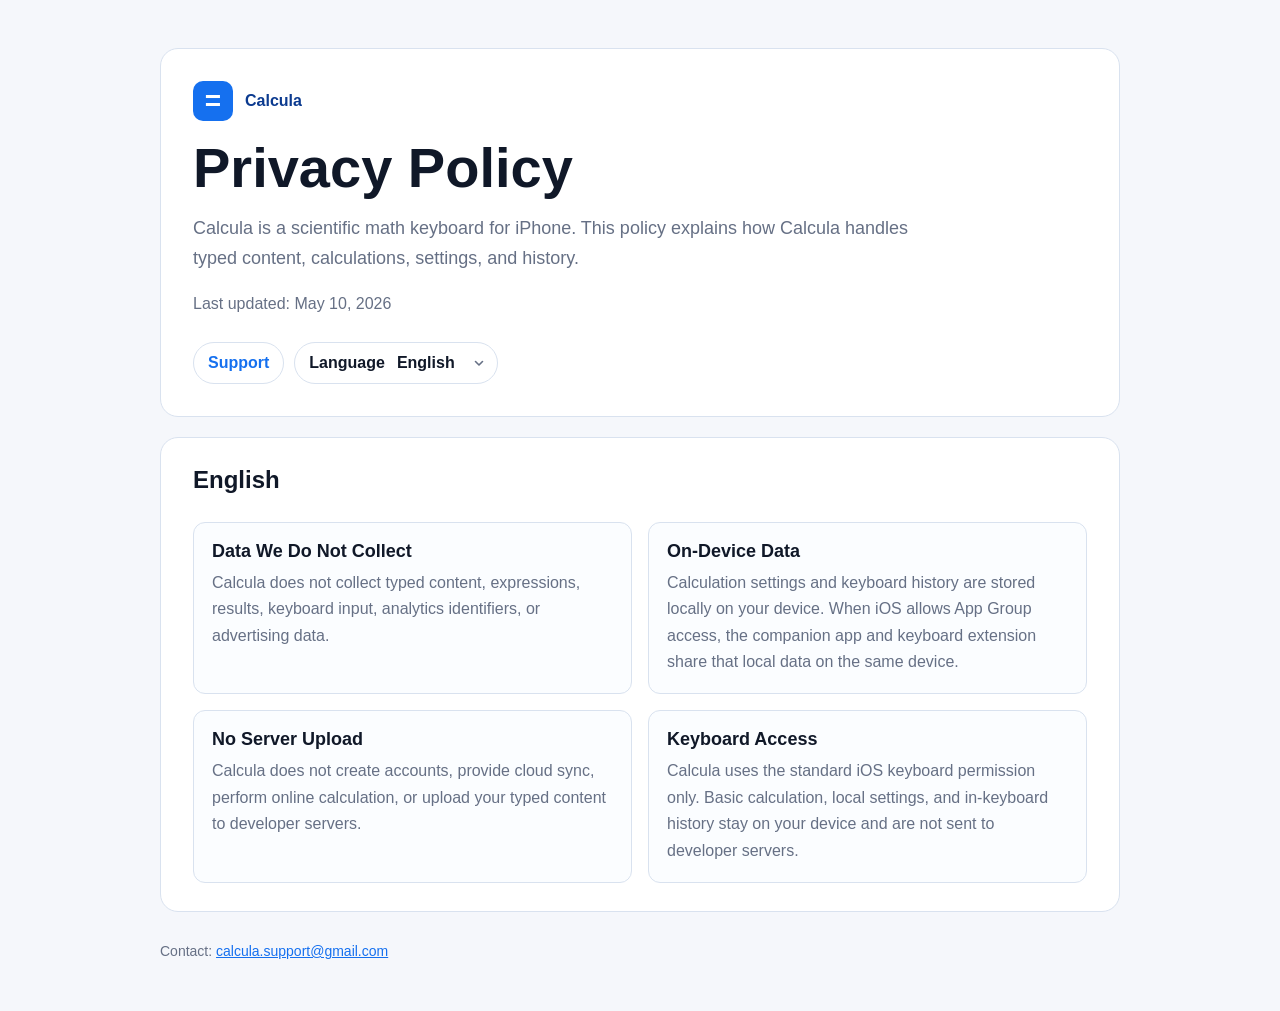
<file: privacy/index.html>
<!doctype html>
<html lang="en" class="no-js">
<head>
  <meta charset="utf-8">
  <meta name="viewport" content="width=device-width, initial-scale=1">
  <title>Calcula Privacy Policy</title>
  <meta name="description" content="Privacy Policy for Calcula, a scientific math keyboard for iPhone.">
  <link rel="icon" type="image/svg+xml" href="../assets/favicon.svg">
  <link rel="stylesheet" href="../assets/site.css">
</head>
<body data-page="privacy">
  <main class="page">
    <header class="hero">
      <div class="brand"><span class="mark">=</span><span>Calcula</span></div>
      <h1 data-i18n="privacy.heading">Privacy Policy</h1>
      <p class="summary" data-i18n="privacy.summary">Calcula is a scientific math keyboard for iPhone. This policy explains how Calcula handles typed content, calculations, settings, and history.</p>
      <p data-i18n="privacy.updated">Last updated: May 10, 2026</p>
      <nav class="nav" aria-label="Page links">
        <a href="../support/" data-i18n="nav.support">Support</a>
        <label class="lang-picker">
          <span data-i18n="nav.language">Language</span>
          <select id="lang-switcher" aria-label="Language">
            <option value="en">English</option>
            <option value="zh-Hans">简体中文</option>
            <option value="zh-Hant">繁體中文</option>
            <option value="ja">日本語</option>
            <option value="ko">한국어</option>
            <option value="es">Español</option>
            <option value="fr">Français</option>
            <option value="de">Deutsch</option>
          </select>
        </label>
      </nav>
    </header>

    <section class="section language-block" id="en" lang="en">
      <h2>English</h2>
      <div class="grid">
        <article class="item">
          <h3>Data We Do Not Collect</h3>
          <p>Calcula does not collect typed content, expressions, results, keyboard input, analytics identifiers, or advertising data.</p>
        </article>
        <article class="item">
          <h3>On-Device Data</h3>
          <p>Calculation settings and keyboard history are stored locally on your device. When iOS allows App Group access, the companion app and keyboard extension share that local data on the same device.</p>
        </article>
        <article class="item">
          <h3>No Server Upload</h3>
          <p>Calcula does not create accounts, provide cloud sync, perform online calculation, or upload your typed content to developer servers.</p>
        </article>
        <article class="item">
          <h3>Keyboard Access</h3>
          <p>Calcula uses the standard iOS keyboard permission only. Basic calculation, local settings, and in-keyboard history stay on your device and are not sent to developer servers.</p>
        </article>
      </div>
    </section>

    <section class="section language-block" id="zh-Hans" lang="zh-Hans">
      <h2>简体中文</h2>
      <div class="grid">
        <article class="item">
          <h3>我们不收集的数据</h3>
          <p>Calcula 不收集输入内容、表达式、计算结果、键盘输入、分析标识符或广告数据。</p>
        </article>
        <article class="item">
          <h3>本机数据</h3>
          <p>计算设置和键盘历史保存在你的设备本机。iOS 允许 App Group 访问时，宿主 App 与键盘扩展会在同一台设备上共享这些本机数据。</p>
        </article>
        <article class="item">
          <h3>不上传到服务器</h3>
          <p>Calcula 不提供账号、不做云同步、不进行在线计算，也不会把你的输入内容上传到开发者服务器。</p>
        </article>
        <article class="item">
          <h3>键盘访问</h3>
          <p>Calcula只使用 iOS 标准键盘权限。基础计算、本机设置和键盘内历史保留在你的设备上，不会发送到开发者服务器。</p>
        </article>
      </div>
    </section>

    <section class="section language-block" id="zh-Hant" lang="zh-Hant">
      <h2>繁體中文</h2>
      <div class="grid">
        <article class="item">
          <h3>我們不蒐集的資料</h3>
          <p>Calcula 不蒐集輸入內容、算式、計算結果、鍵盤輸入、分析識別碼或廣告資料。</p>
        </article>
        <article class="item">
          <h3>本機資料</h3>
          <p>計算設定和鍵盤歷史保存在你的裝置本機。iOS 允許 App Group 存取時，宿主 App 與鍵盤擴充會在同一台裝置上共享這些本機資料。</p>
        </article>
        <article class="item">
          <h3>不上傳到伺服器</h3>
          <p>Calcula 不提供帳號、不做雲端同步、不進行線上計算，也不會把你的輸入內容上傳到開發者伺服器。</p>
        </article>
        <article class="item">
          <h3>鍵盤取用</h3>
          <p>Calcula只使用 iOS 標準鍵盤權限。基礎計算、本機設定和鍵盤內歷史保留在你的裝置上，不會傳送到開發者伺服器。</p>
        </article>
      </div>
    </section>

    <section class="section language-block" id="ja" lang="ja">
      <h2>日本語</h2>
      <div class="grid">
        <article class="item">
          <h3>収集しないデータ</h3>
          <p>Calculaは入力内容、式、計算結果、キーボード入力、分析識別子、広告データを収集しません。</p>
        </article>
        <article class="item">
          <h3>デバイス上のデータ</h3>
          <p>計算設定とキーボード履歴はデバイス上に保存されます。iOSがApp Groupアクセスを許可している場合、コンパニオンAppとキーボード拡張は同じデバイス上でそのローカルデータを共有します。</p>
        </article>
        <article class="item">
          <h3>サーバーへのアップロードなし</h3>
          <p>Calculaはアカウント、クラウド同期、オンライン計算を提供せず、入力内容を開発者サーバーへアップロードしません。</p>
        </article>
        <article class="item">
          <h3>キーボードアクセス</h3>
          <p>Calculaは標準のiOSキーボード権限のみを使用します。基本計算、ローカル設定、キーボード内の履歴はデバイス上に残り、開発者サーバーへ送信されません。</p>
        </article>
      </div>
    </section>

    <section class="section language-block" id="ko" lang="ko">
      <h2>한국어</h2>
      <div class="grid">
        <article class="item">
          <h3>수집하지 않는 데이터</h3>
          <p>Calcula는 입력 내용, 수식, 계산 결과, 키보드 입력, 분석 식별자 또는 광고 데이터를 수집하지 않습니다.</p>
        </article>
        <article class="item">
          <h3>기기 내 데이터</h3>
          <p>계산 설정과 키보드 기록은 기기에 로컬로 저장됩니다. iOS가 App Group 접근을 허용하면 컴패니언 App과 키보드 확장 프로그램이 같은 기기에서 이 로컬 데이터를 공유합니다.</p>
        </article>
        <article class="item">
          <h3>서버 업로드 없음</h3>
          <p>Calcula는 계정, 클라우드 동기화 또는 온라인 계산을 제공하지 않으며 입력 내용을 개발자 서버로 업로드하지 않습니다.</p>
        </article>
        <article class="item">
          <h3>키보드 접근</h3>
          <p>Calcula는 표준 iOS 키보드 권한만 사용합니다. 기본 계산, 로컬 설정, 키보드 내 기록은 기기에 남으며 개발자 서버로 전송되지 않습니다.</p>
        </article>
      </div>
    </section>

    <section class="section language-block" id="es" lang="es">
      <h2>Español</h2>
      <div class="grid">
        <article class="item">
          <h3>Datos que no recopilamos</h3>
          <p>Calcula no recopila contenido escrito, expresiones, resultados, entrada del teclado, identificadores de análisis ni datos publicitarios.</p>
        </article>
        <article class="item">
          <h3>Datos en el dispositivo</h3>
          <p>Los ajustes de cálculo y el historial del teclado se guardan localmente en tu dispositivo. Cuando iOS permite el acceso a App Group, la app complementaria y la extensión de teclado comparten esos datos locales en el mismo dispositivo.</p>
        </article>
        <article class="item">
          <h3>Sin subida al servidor</h3>
          <p>Calcula no crea cuentas, no ofrece sincronización en la nube ni cálculo en línea, y no sube tu contenido escrito a servidores del desarrollador.</p>
        </article>
        <article class="item">
          <h3>Acceso del teclado</h3>
          <p>Calcula solo usa el permiso estándar de teclado de iOS. El cálculo básico, los ajustes locales y el historial del teclado permanecen en tu dispositivo y no se envían a servidores del desarrollador.</p>
        </article>
      </div>
    </section>

    <section class="section language-block" id="fr" lang="fr">
      <h2>Français</h2>
      <div class="grid">
        <article class="item">
          <h3>Données que nous ne collectons pas</h3>
          <p>Calcula ne collecte pas le contenu saisi, les expressions, les résultats, la saisie au clavier, les identifiants d’analyse ni les données publicitaires.</p>
        </article>
        <article class="item">
          <h3>Données sur l’appareil</h3>
          <p>Les réglages de calcul et l’historique du clavier sont stockés localement sur votre appareil. Lorsque iOS autorise l’accès à App Group, l’app compagnon et l’extension de clavier partagent ces données locales sur le même appareil.</p>
        </article>
        <article class="item">
          <h3>Aucun téléversement serveur</h3>
          <p>Calcula ne crée pas de comptes, ne propose pas de synchronisation cloud ni de calcul en ligne, et ne téléverse pas votre contenu saisi vers les serveurs du développeur.</p>
        </article>
        <article class="item">
          <h3>Accès au clavier</h3>
          <p>Calcula utilise uniquement l’autorisation clavier standard d’iOS. Le calcul de base, les réglages locaux et l’historique dans le clavier restent sur votre appareil et ne sont pas envoyés aux serveurs du développeur.</p>
        </article>
      </div>
    </section>

    <section class="section language-block" id="de" lang="de">
      <h2>Deutsch</h2>
      <div class="grid">
        <article class="item">
          <h3>Daten, die wir nicht erfassen</h3>
          <p>Calcula erfasst keine eingegebenen Inhalte, Ausdrücke, Ergebnisse, Tastatureingaben, Analysekennungen oder Werbedaten.</p>
        </article>
        <article class="item">
          <h3>Daten auf dem Gerät</h3>
          <p>Recheneinstellungen und Tastaturverlauf werden lokal auf deinem Gerät gespeichert. Wenn iOS App Group-Zugriff erlaubt, teilen die Begleit-App und die Tastaturerweiterung diese lokalen Daten auf demselben Gerät.</p>
        </article>
        <article class="item">
          <h3>Kein Server-Upload</h3>
          <p>Calcula erstellt keine Konten, bietet keine Cloud-Synchronisierung und keine Online-Berechnung und lädt eingegebene Inhalte nicht auf Entwicklerserver hoch.</p>
        </article>
        <article class="item">
          <h3>Tastaturzugriff</h3>
          <p>Calcula verwendet nur die standardmäßige iOS-Tastaturberechtigung. Grundrechnungen, lokale Einstellungen und der Tastaturverlauf bleiben auf deinem Gerät und werden nicht an Entwicklerserver gesendet.</p>
        </article>
      </div>
    </section>

    <footer class="footer">
      <p><span data-i18n="footer.contactPrefix">Contact:</span> <a href="mailto:calcula.support@gmail.com">calcula.support@gmail.com</a></p>
    </footer>
  </main>
  <script src="../assets/lang-switcher.js" defer></script>
</body>
</html>
</file>
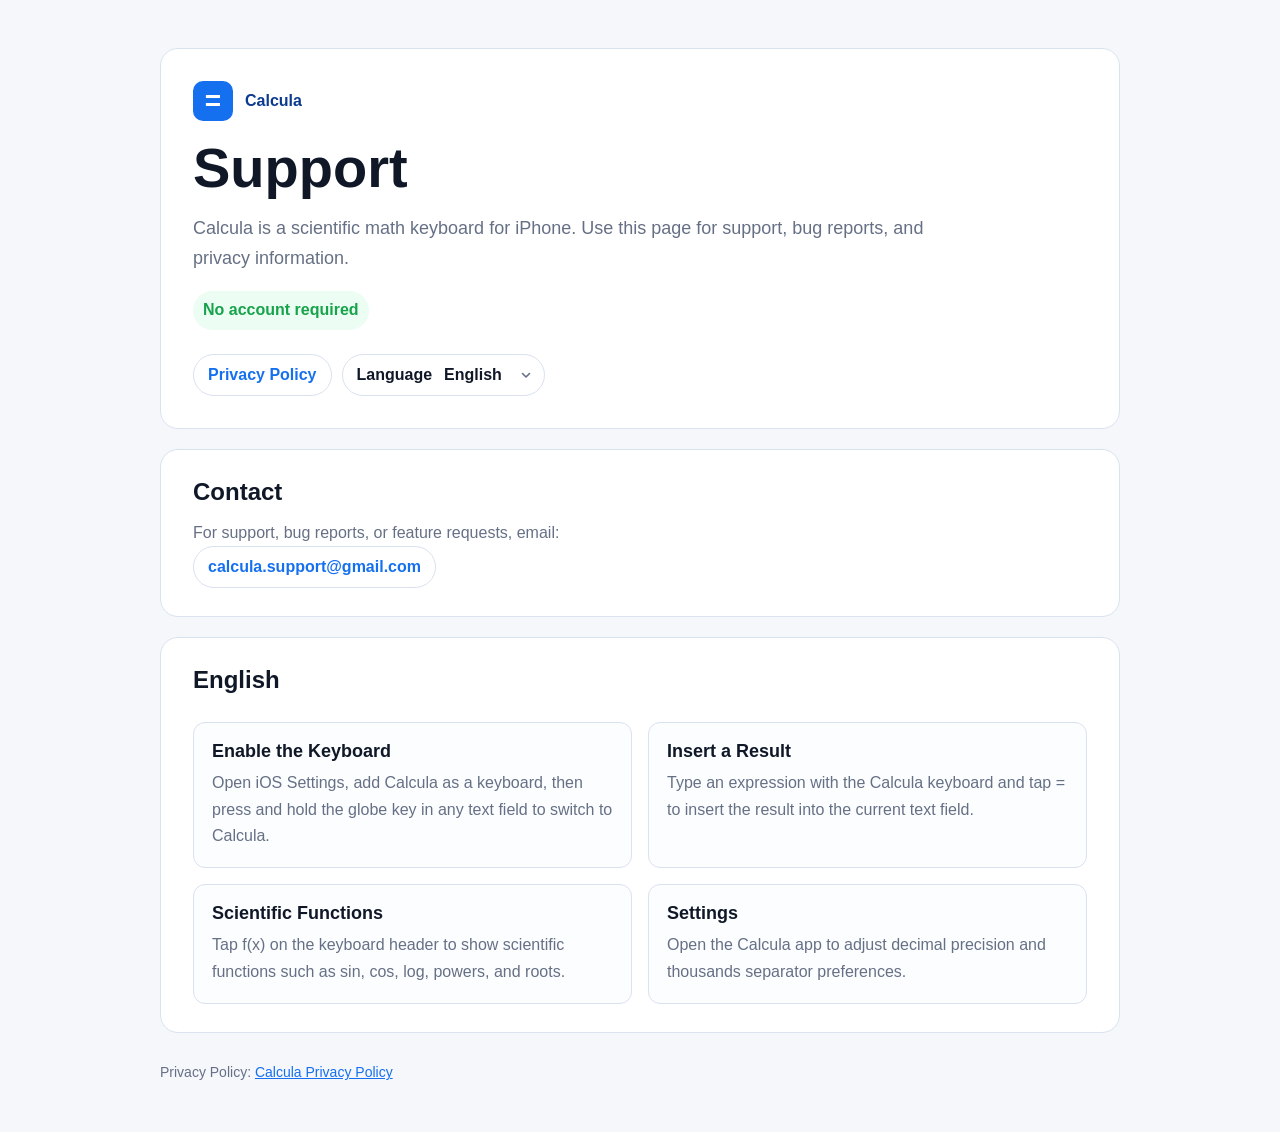
<file: support/index.html>
<!doctype html>
<html lang="en" class="no-js">
<head>
  <meta charset="utf-8">
  <meta name="viewport" content="width=device-width, initial-scale=1">
  <title>Calcula Support</title>
  <meta name="description" content="Support page for Calcula, a scientific math keyboard for iPhone.">
  <link rel="icon" type="image/svg+xml" href="../assets/favicon.svg">
  <link rel="stylesheet" href="../assets/site.css">
</head>
<body data-page="support">
  <main class="page">
    <header class="hero">
      <div class="brand"><span class="mark">=</span><span>Calcula</span></div>
      <h1 data-i18n="support.heading">Support</h1>
      <p class="summary" data-i18n="support.summary">Calcula is a scientific math keyboard for iPhone. Use this page for support, bug reports, and privacy information.</p>
      <p class="badge" data-i18n="support.badge">No account required</p>
      <nav class="nav" aria-label="Page links">
        <a href="../privacy/" data-i18n="nav.privacy">Privacy Policy</a>
        <label class="lang-picker">
          <span data-i18n="nav.language">Language</span>
          <select id="lang-switcher" aria-label="Language">
            <option value="en">English</option>
            <option value="zh-Hans">简体中文</option>
            <option value="zh-Hant">繁體中文</option>
            <option value="ja">日本語</option>
            <option value="ko">한국어</option>
            <option value="es">Español</option>
            <option value="fr">Français</option>
            <option value="de">Deutsch</option>
          </select>
        </label>
      </nav>
    </header>

    <section class="section">
      <h2 data-i18n="support.contactHeading">Contact</h2>
      <p data-i18n="support.contactBody">For support, bug reports, or feature requests, email:</p>
      <p><a class="email" href="mailto:calcula.support@gmail.com">calcula.support@gmail.com</a></p>
    </section>

    <section class="section language-block" id="en" lang="en">
      <h2>English</h2>
      <div class="grid">
        <article class="item">
          <h3>Enable the Keyboard</h3>
          <p>Open iOS Settings, add Calcula as a keyboard, then press and hold the globe key in any text field to switch to Calcula.</p>
        </article>
        <article class="item">
          <h3>Insert a Result</h3>
          <p>Type an expression with the Calcula keyboard and tap = to insert the result into the current text field.</p>
        </article>
        <article class="item">
          <h3>Scientific Functions</h3>
          <p>Tap f(x) on the keyboard header to show scientific functions such as sin, cos, log, powers, and roots.</p>
        </article>
        <article class="item">
          <h3>Settings</h3>
          <p>Open the Calcula app to adjust decimal precision and thousands separator preferences.</p>
        </article>
      </div>
    </section>

    <section class="section language-block" id="zh-Hans" lang="zh-Hans">
      <h2>简体中文</h2>
      <div class="grid">
        <article class="item">
          <h3>启用键盘</h3>
          <p>打开 iOS 设置，添加 Calcula 键盘，然后在任意输入框长按地球键切换到 Calcula。</p>
        </article>
        <article class="item">
          <h3>插入结果</h3>
          <p>使用 Calcula 键盘输入表达式，点击 = 即可把结果插入当前输入框。</p>
        </article>
        <article class="item">
          <h3>科学函数</h3>
          <p>点击键盘顶部的 f(x)，可展开 sin、cos、log、幂运算和根号等科学计算按键。</p>
        </article>
        <article class="item">
          <h3>设置</h3>
          <p>打开 Calcula App，可调整小数精度和千位分隔等计算偏好。</p>
        </article>
      </div>
    </section>

    <section class="section language-block" id="zh-Hant" lang="zh-Hant">
      <h2>繁體中文</h2>
      <div class="grid">
        <article class="item">
          <h3>啟用鍵盤</h3>
          <p>打開 iOS 設定，加入 Calcula 鍵盤，然後在任意輸入框長按地球鍵切換到 Calcula。</p>
        </article>
        <article class="item">
          <h3>插入結果</h3>
          <p>使用 Calcula 鍵盤輸入算式，點擊 = 即可把結果插入目前輸入框。</p>
        </article>
        <article class="item">
          <h3>科學函數</h3>
          <p>點擊鍵盤頂部的 f(x)，可展開 sin、cos、log、冪運算和根號等科學計算按鍵。</p>
        </article>
        <article class="item">
          <h3>設定</h3>
          <p>打開 Calcula App，可調整小數精度和千位分隔等計算偏好。</p>
        </article>
      </div>
    </section>

    <section class="section language-block" id="ja" lang="ja">
      <h2>日本語</h2>
      <div class="grid">
        <article class="item">
          <h3>キーボードを有効にする</h3>
          <p>iOSの設定を開いてCalculaをキーボードに追加し、任意の入力欄で地球儀キーを長押ししてCalculaに切り替えます。</p>
        </article>
        <article class="item">
          <h3>結果を挿入する</h3>
          <p>Calculaキーボードで式を入力し、=をタップすると結果が現在の入力欄に挿入されます。</p>
        </article>
        <article class="item">
          <h3>科学関数</h3>
          <p>キーボード上部のf(x)をタップすると、sin、cos、log、べき乗、平方根などの科学計算キーを表示できます。</p>
        </article>
        <article class="item">
          <h3>設定</h3>
          <p>Calcula Appを開くと、小数桁数や桁区切りなどの計算設定を調整できます。</p>
        </article>
      </div>
    </section>

    <section class="section language-block" id="ko" lang="ko">
      <h2>한국어</h2>
      <div class="grid">
        <article class="item">
          <h3>키보드 활성화</h3>
          <p>iOS 설정을 열어 Calcula를 키보드로 추가한 다음, 입력 필드에서 지구본 키를 길게 눌러 Calcula로 전환하세요.</p>
        </article>
        <article class="item">
          <h3>결과 삽입</h3>
          <p>Calcula 키보드로 수식을 입력하고 =를 탭하면 결과가 현재 입력 필드에 삽입됩니다.</p>
        </article>
        <article class="item">
          <h3>과학 함수</h3>
          <p>키보드 상단의 f(x)를 탭하면 sin, cos, log, 거듭제곱, 루트 같은 과학 계산 키를 표시할 수 있습니다.</p>
        </article>
        <article class="item">
          <h3>설정</h3>
          <p>Calcula App을 열어 소수 자릿수와 천 단위 구분 같은 계산 환경설정을 조정하세요.</p>
        </article>
      </div>
    </section>

    <section class="section language-block" id="es" lang="es">
      <h2>Español</h2>
      <div class="grid">
        <article class="item">
          <h3>Activar el teclado</h3>
          <p>Abre los Ajustes de iOS, añade Calcula como teclado y mantén pulsada la tecla del globo en cualquier campo de texto para cambiar a Calcula.</p>
        </article>
        <article class="item">
          <h3>Insertar un resultado</h3>
          <p>Escribe una expresión con el teclado Calcula y toca = para insertar el resultado en el campo de texto actual.</p>
        </article>
        <article class="item">
          <h3>Funciones científicas</h3>
          <p>Toca f(x) en la cabecera del teclado para mostrar funciones científicas como sin, cos, log, potencias y raíces.</p>
        </article>
        <article class="item">
          <h3>Ajustes</h3>
          <p>Abre la app Calcula para ajustar la precisión decimal y las preferencias de separador de miles.</p>
        </article>
      </div>
    </section>

    <section class="section language-block" id="fr" lang="fr">
      <h2>Français</h2>
      <div class="grid">
        <article class="item">
          <h3>Activer le clavier</h3>
          <p>Ouvrez les Réglages iOS, ajoutez Calcula comme clavier, puis maintenez la touche globe enfoncée dans n’importe quel champ de texte pour passer à Calcula.</p>
        </article>
        <article class="item">
          <h3>Insérer un résultat</h3>
          <p>Saisissez une expression avec le clavier Calcula et touchez = pour insérer le résultat dans le champ de texte actuel.</p>
        </article>
        <article class="item">
          <h3>Fonctions scientifiques</h3>
          <p>Touchez f(x) dans l’en-tête du clavier pour afficher des fonctions scientifiques comme sin, cos, log, puissances et racines.</p>
        </article>
        <article class="item">
          <h3>Réglages</h3>
          <p>Ouvrez l’app Calcula pour ajuster la précision décimale et les préférences de séparateur de milliers.</p>
        </article>
      </div>
    </section>

    <section class="section language-block" id="de" lang="de">
      <h2>Deutsch</h2>
      <div class="grid">
        <article class="item">
          <h3>Tastatur aktivieren</h3>
          <p>Öffne die iOS-Einstellungen, füge Calcula als Tastatur hinzu und halte in einem Textfeld die Globus-Taste gedrückt, um zu Calcula zu wechseln.</p>
        </article>
        <article class="item">
          <h3>Ergebnis einfügen</h3>
          <p>Gib mit der Calcula-Tastatur einen Ausdruck ein und tippe auf =, um das Ergebnis in das aktuelle Textfeld einzufügen.</p>
        </article>
        <article class="item">
          <h3>Wissenschaftliche Funktionen</h3>
          <p>Tippe in der Tastaturleiste auf f(x), um wissenschaftliche Funktionen wie sin, cos, log, Potenzen und Wurzeln anzuzeigen.</p>
        </article>
        <article class="item">
          <h3>Einstellungen</h3>
          <p>Öffne die Calcula App, um Dezimalstellen und Tausendertrennzeichen anzupassen.</p>
        </article>
      </div>
    </section>

    <footer class="footer">
      <p><span data-i18n="footer.privacyPrefix">Privacy Policy:</span> <a href="../privacy/" data-i18n="footer.privacyLink">Calcula Privacy Policy</a></p>
    </footer>
  </main>
  <script src="../assets/lang-switcher.js" defer></script>
</body>
</html>
</file>
<file: assets/site.css>
:root {
  color-scheme: light;
  --bg: #f5f7fb;
  --panel: #ffffff;
  --text: #101828;
  --muted: #667085;
  --line: #d9e2ef;
  --brand: #1570ef;
  --brand-dark: #0b3a8f;
  --ok: #16a34a;
}

* {
  box-sizing: border-box;
}

html {
  font-family: -apple-system, BlinkMacSystemFont, "Segoe UI", sans-serif;
  background: var(--bg);
  color: var(--text);
}

body {
  margin: 0;
}

a {
  color: var(--brand);
}

.page {
  width: min(960px, calc(100% - 32px));
  margin: 0 auto;
  padding: 48px 0;
}

.hero {
  display: grid;
  gap: 18px;
  padding: 32px;
  border: 1px solid var(--line);
  border-radius: 18px;
  background: var(--panel);
}

.brand {
  display: flex;
  align-items: center;
  gap: 12px;
  color: var(--brand-dark);
  font-weight: 700;
}

.mark {
  display: grid;
  width: 40px;
  height: 40px;
  place-items: center;
  border-radius: 10px;
  background: var(--brand);
  color: #fff;
  font-size: 28px;
  line-height: 1;
}

h1 {
  margin: 0;
  font-size: clamp(36px, 5vw, 56px);
  line-height: 1.02;
  letter-spacing: 0;
}

h2 {
  margin: 0 0 14px;
  font-size: 24px;
  letter-spacing: 0;
}

h3 {
  margin: 0 0 8px;
  font-size: 18px;
  letter-spacing: 0;
}

p {
  margin: 0;
  color: var(--muted);
  line-height: 1.65;
}

.summary {
  max-width: 760px;
  font-size: 18px;
}

.nav {
  display: flex;
  flex-wrap: wrap;
  gap: 10px;
  margin-top: 6px;
}

.nav a,
.email {
  display: inline-flex;
  min-height: 42px;
  align-items: center;
  padding: 0 14px;
  border: 1px solid var(--line);
  border-radius: 999px;
  background: #fff;
  text-decoration: none;
  font-weight: 600;
}

.lang-picker {
  display: inline-flex;
  align-items: center;
  gap: 8px;
  min-height: 42px;
  padding: 0 6px 0 14px;
  border: 1px solid var(--line);
  border-radius: 999px;
  background: #fff;
  font-weight: 600;
  color: var(--text);
}

.lang-picker select {
  appearance: none;
  -webkit-appearance: none;
  border: 0;
  background: transparent;
  font: inherit;
  color: inherit;
  font-weight: 600;
  padding: 0 28px 0 4px;
  min-height: 38px;
  cursor: pointer;
  background-image: url("data:image/svg+xml;utf8,<svg xmlns='http://www.w3.org/2000/svg' width='12' height='12' viewBox='0 0 12 12'><path fill='none' stroke='%23667085' stroke-width='1.6' stroke-linecap='round' stroke-linejoin='round' d='M2.5 4.5l3.5 3.5 3.5-3.5'/></svg>");
  background-repeat: no-repeat;
  background-position: right 6px center;
}

.lang-picker select:focus {
  outline: 2px solid var(--brand);
  outline-offset: 2px;
  border-radius: 6px;
}

.section {
  margin-top: 20px;
  padding: 28px 32px;
  border: 1px solid var(--line);
  border-radius: 18px;
  background: var(--panel);
}

.grid {
  display: grid;
  grid-template-columns: repeat(2, minmax(0, 1fr));
  gap: 16px;
}

.item {
  padding: 18px;
  border: 1px solid var(--line);
  border-radius: 12px;
  background: #fbfdff;
}

.item strong {
  display: block;
  margin-bottom: 6px;
}

.badge {
  display: inline-flex;
  align-items: center;
  gap: 8px;
  width: fit-content;
  padding: 6px 10px;
  border-radius: 999px;
  background: #ecfdf3;
  color: var(--ok);
  font-weight: 700;
}

.language-block {
  display: none;
  gap: 14px;
}

.language-block.is-active {
  display: grid;
}

.no-js .language-block {
  display: grid;
}

.no-js .language-block + .language-block {
  margin-top: 28px;
  padding-top: 28px;
  border-top: 1px solid var(--line);
}

.footer {
  padding: 28px 0 0;
  color: var(--muted);
  font-size: 14px;
}

@media (max-width: 720px) {
  .page {
    width: min(100% - 24px, 960px);
    padding: 28px 0;
  }

  .hero,
  .section {
    padding: 22px;
    border-radius: 14px;
  }

  .grid {
    grid-template-columns: 1fr;
  }
}
</file>
